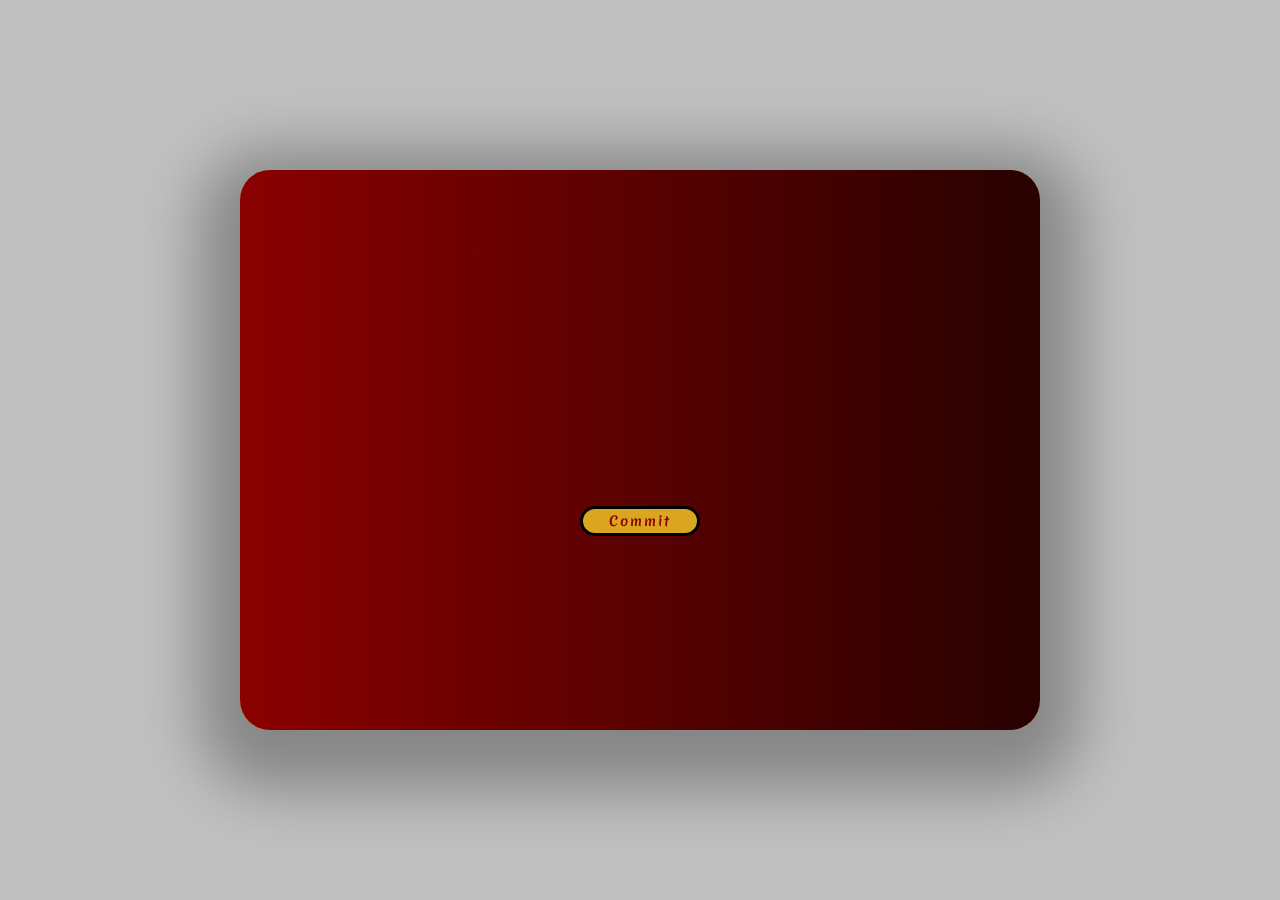
<file: 01 Sign Up/index.html>
<!DOCTYPE html>
<html lang="en">
<head>
    <meta charset="UTF-8">
    <meta http-equiv="X-UA-Compatible" content="IE=edge">
    <meta name="viewport" content="width=device-width, initial-scale=1.0">
    <link rel="stylesheet" href="https://cdnjs.cloudflare.com/ajax/libs/font-awesome/6.2.1/css/all.min.css">
    <link rel="stylesheet" href="style.css">
    <title>Sign Up</title>
</head>
<body>
    <div class="container">
        <div class="form-wrapper">
            <div class="banner">
                <h1>Let's Go...</h1>
                <p>Enter your details...</p>
            </div>
            <div class="dark-bg">
                <button type="button">Commit</button>
            </div>
            <form class="signup-form">
                <h1>Create Account</h1>
                <div class="social-media">
                    <i class="fab fa-github"></i>
                    <i class="fab fa-discord"></i>
                    <i class="fab fa-youtube"></i>
                </div>
                <p>...or use your email...</p>
                <div class="input-group">
                    <i class="fas fa-user"></i>
                    <input type="text" placeholder="Name">
                </div>
                <div class="input-group">
                    <i class="fas fa-envelope"></i>
                    <input type="email" placeholder="Email">
                </div>
                <div class="input-group">
                    <i class="fas fa-lock"></i>
                    <input type="password" placeholder="Password">
                </div>
                <button type="button">Sign Up</button>
            </form>
        </div>
    </div>

    <script src="script.js"></script>
</body>
</html>
</file>
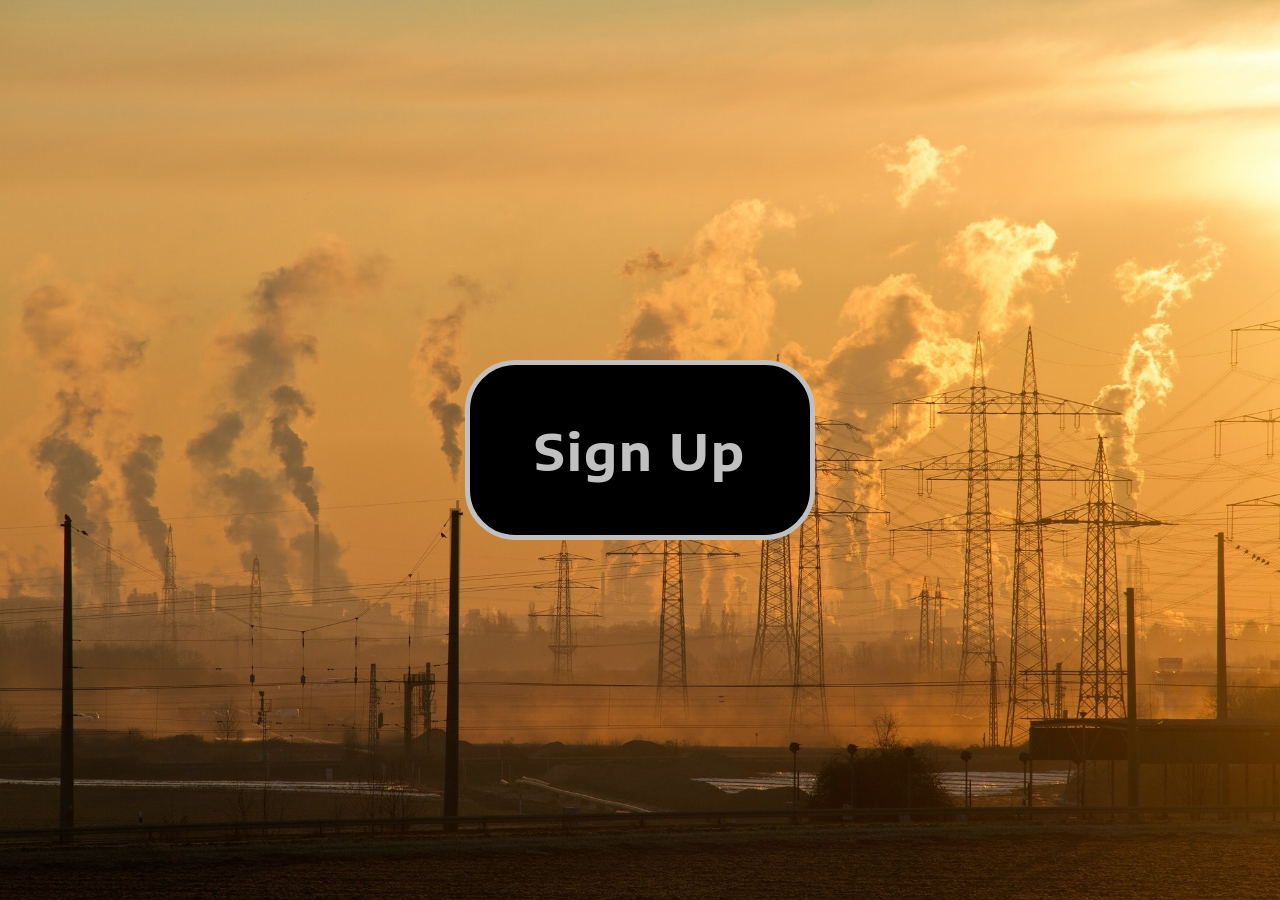
<file: 10 Ripple Button/index.html>
<!DOCTYPE html>
<html lang="en">
<head>
    <meta charset="UTF-8">
    <meta http-equiv="X-UA-Compatible" content="IE=edge">
    <meta name="viewport" content="width=device-width, initial-scale=1.0">
    <link rel="stylesheet" href="https://cdnjs.cloudflare.com/ajax/libs/font-awesome/6.2.1/css/all.min.css">
    <link rel="stylesheet" href="style.css">
    <title>Ripple Button</title>
</head>
<body>
    <div class="container">
        <a href="#" class="btn">
            <span>Sign Up</span>
        </a>
    </div>

    <script src="script.js"></script>
</body>
</html>
</file>
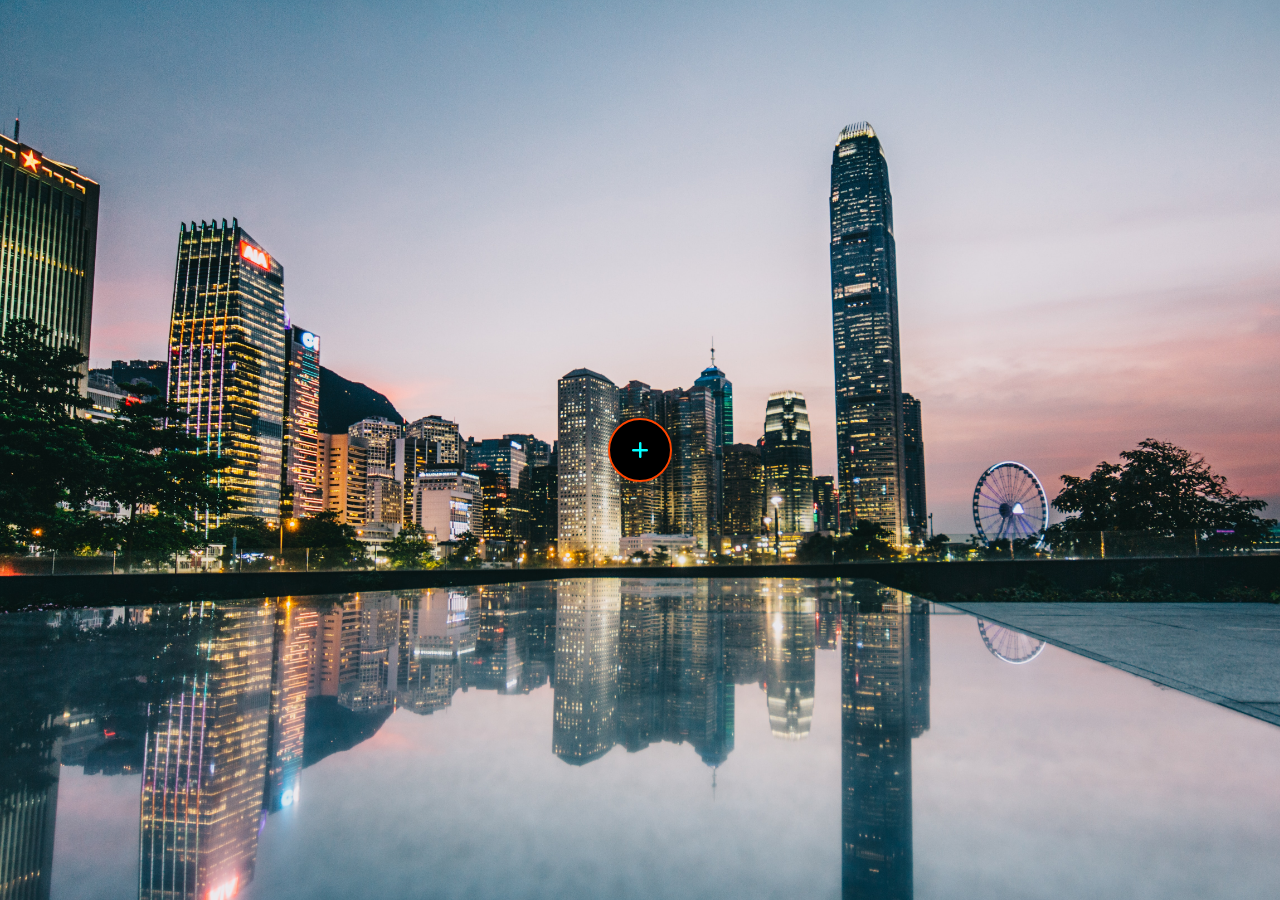
<file: 13 Rounded Navbar/index.html>
<!DOCTYPE html>
<html lang="en">
<head>
    <meta charset="UTF-8">
    <meta http-equiv="X-UA-Compatible" content="IE=edge">
    <meta name="viewport" content="width=device-width, initial-scale=1.0">
    <link rel="stylesheet" href="https://cdnjs.cloudflare.com/ajax/libs/font-awesome/6.2.1/css/all.min.css">
    <link rel="stylesheet" href="style.css">
    <title>Rounded NavBar</title>
</head>
<body>
    <div class="navbar-wrapper">
        <div class="navbar">
            <a href="#" class="navbar-link"><i class="fas fa-home"></i></a>
            <a href="#" class="navbar-link"><i class="fas fa-city"></i></a>
            <a href="#" class="navbar-link"><i class="fas fa-user-graduate"></i></a>
            <a href="#" class="navbar-link"><i class="fas fa-building-columns"></i></a>
            <a href="#" class="navbar-link"><i class="fas fa-hotel"></i></a>
            <a href="#" class="navbar-link"><i class="fas fa-store"></i></a>
        </div>
        <div class="navbar-btn">
            <i class="fas fa-plus"></i>
        </div>
    </div>
    
    

    <script src="script.js"></script>
</body>
</html>
</file>
<file: 01 Sign Up/style.css>
@import url('https://fonts.googleapis.com/css2?family=Big+Shoulders+Display&family=Caveat&family=Dosis&family=Fontdiner+Swanky&family=IBM+Plex+Sans&family=Merienda&family=Nosifer&family=Rubik+Maze&family=Shantell+Sans&family=Signika+Negative&family=Six+Caps&family=Stick+No+Bills&display=swap');
@import url('https://fonts.googleapis.com/css2?family=Contrail+One&family=Ewert&family=Faster+One&family=Fredericka+the+Great&family=Inspiration&family=Nabla&family=Petit+Formal+Script&family=Sancreek&family=Smokum&family=Stint+Ultra+Condensed&display=swap');

* { 
    margin: 0;
    padding: 0;
    box-sizing: border-box;
    outline: none;
    font-family: 'Merienda', sans-serif;
}

html {
    font-size: 62.5%;
    background-color: silver
}

.container {
    width: 100%;
    height: 100vh;
    display: flex;
    justify-content: center;
    align-items: center;
}

.form-wrapper {
    width: 80rem;
    height: 56rem;
    background-color: goldenrod;
    border-radius: 3rem;
    box-shadow: 0 2rem 6rem 4rem rgba(0, 0, 0, 0.3);
    position: relative;
    overflow: hidden;
}

.banner {
    position: absolute;
    top: 25%;
    left: -21.892rem;
    text-align: center;
    color: goldenrod;
    width: 21.892rem;
    z-index: 100;
    transition: left 0.8s;
}

.container.change .banner {
    left: 5rem;
}

.banner h1 {
    font-size: 3rem;
    margin-bottom: 3rem;
}

.banner p {
    font-size: 2rem;
}

.dark-bg {
    width: 100%;
    height: 100%;
    background: linear-gradient(to right, darkred, rgb(40, 1, 1));
    position: absolute;
    top: 0;
    left: 0;
    z-index: 50;
    transition: width 1.5s cubic-bezier(0.19, 1, 0.22, 1);
}

.container.change .dark-bg {
    width: 40%;
}

.dark-bg button {
    position: absolute;
    top: 60%;
    left: 50%;
    transform: translateX(-50%);
    width: 12rem;
    height: 3rem;
    background-color: goldenrod;
    border: 3px solid black;
    border-radius: 25px;
    letter-spacing: 2px;
    color: darkred;
    font-weight: bolder;
    cursor: pointer;
}

.signup-form {
    width: 47.5rem;
    height: 100%;
    position: absolute;
    top: 0;
    left: 0;
    display: flex;
    flex-direction: column;
    justify-content: space-around;
    align-items: center;
    padding: 10rem 0;
    transition: 1.5s cubic-bezier(0.19, 1, 0.22, 1);
}

.container.change .signup-form {
    left: 32rem;
}

.signup-form h1 {
    font-size: 2.5rem;
    color: darkred;
}

.social-media {
    display: flex;
}

.social-media i {
    width: 4rem;
    height: 4rem;
    border: 1.5px solid black;
    border-radius: 50%;
    background-color: darkred;
    color: darkgoldenrod;
    display: flex;
    justify-content: center;
    align-items: center;
    margin: 1.2rem;
    font-size: 2.5rem;
}

.signup-form p {
    font-size: 1.4rem;
    color: darkred;
    margin-bottom: 1.2rem;
}

.input-group {
    position: relative;
}

.input-group input {
    width: 28rem;
    height: 3.5rem;
    padding: 1rem 1rem 1rem 2.6rem;
    background-color: darkred;
    color: yellow;
    border: 0;
    border-radius: 15px;
}

.input-group i {
    position: absolute;
    top: 50%;
    left: 1rem;
    transform: translateY(-50%);
    font-size: 1rem;
    color: black;
}

::placeholder {
    color: yellow;
    opacity: 0.5;
}

.signup-form button {
        width: 12rem;
        height: 3rem;
        background-color: darkred;
        border: 3px solid black;
        border-radius: 25px;
        letter-spacing: 2px;
        color: goldenrod;
        font-weight: bolder;
        margin-top: 2rem;
        cursor: pointer;
}

.signup-form button:active {
    transform: scaleY(0.95);
}
</file>
<file: 10 Ripple Button/style.css>
@import url('https://fonts.googleapis.com/css2?family=Cagliostro&family=Eagle+Lake&family=Encode+Sans+Semi+Expanded:wght@300;400;500;600;700&family=KoHo:wght@300;400;500;600;700&family=Kodchasan:wght@300;400;500;600;700&family=Margarine&family=McLaren&family=Nova+Flat&family=Square+Peg&display=swap');


* { 
    margin: 0;
    padding: 0;
    box-sizing: border-box;
    text-decoration: none;
    font-family: 'Encode Sans Semi Expanded', sans-serif;
}

html {
    font-size: 62.5%;
}

.container {
    width: 100%;
    height: 100vh;
    background: url('./pexels-pixabay-221012.jpg') no-repeat center center/cover;
    display: flex;
    justify-content: center;
    align-items: center;
}

.btn {
    position: absolute;
    width: 35rem;
    height: 18rem;
    background-color: black;
    border-radius: 50px;
    border: 0.5rem solid silver;
    display: flex;
    justify-content: center;
    align-items: center;
    overflow: hidden;
}

.btn span {
    position: relative;
    color: silver;
    font-size: 5rem;
    font-weight: bolder;
    letter-spacing: 2px;
}

.ripple {
    position: absolute;
    width: 0;
    height: 0;
    background-color: #480404;
    border-radius: 50px;
    transform: translate(-50%, -50%);
    animation: rippleAnim 0.5s forwards;
}

@keyframes rippleAnim {
    0% {
        width: 0;
        height: 0;
    }
    100% {
        width: 210%;
        height: 210%;
    }
}
</file>
<file: 13 Rounded Navbar/style.css>
@import url('https://fonts.googleapis.com/css2?family=Akronim&family=Architects+Daughter&family=Bangers&family=Black+Ops+One&family=Bruno+Ace+SC&family=Bungee+Spice&family=Cabin+Sketch&family=Caveat&family=Creepster&family=Dancing+Script&family=East+Sea+Dokdo&family=Eater&family=Ewert&family=Fredericka+the+Great&family=Great+Vibes&family=Henny+Penny&family=Homemade+Apple&family=Instrument+Serif&family=Italianno&family=Jacques+Francois+Shadow&family=Kristi&family=Libre+Barcode+39+Text&family=Liu+Jian+Mao+Cao&family=Londrina+Outline&family=Love+Ya+Like+A+Sister&family=Loved+by+the+King&family=MedievalSharp&family=Monoton&family=Monsieur+La+Doulaise&family=Mountains+of+Christmas&family=Nabla&family=Nanum+Gothic&family=Nunito+Sans&family=Orbitron&family=Pirata+One&family=Press+Start+2P&family=Rajdhani&family=Rampart+One&family=Rubik+80s+Fade&family=Rubik+Burned&family=Rubik+Iso&family=Rubik+Maze&family=Rubik+Microbe&family=Rubik+Moonrocks&family=Rubik+Pixels&family=Rubik+Puddles&family=Rubik+Storm&family=Rubik+Vinyl&family=Rye&family=Sacramento&family=Satisfy&family=Shadows+Into+Light&family=Slackey&family=Tilt+Prism&family=UnifrakturMaguntia&family=Yanone+Kaffeesatz&display=swap');

* { 
    margin: 0;
    padding: 0;
}

html { 
    font-size: 62.5%;
}

.navbar-wrapper {
    background: url('./chi-lok-tsang-bYDsGLMBTPs-unsplash.jpg') no-repeat center center/cover;
    width: 100%;
    height: 100vh;
    display: flex;
    justify-content: center;
    align-items: center;
    overflow: hidden;
}

.navbar {
    width: 20rem;
    height: 20rem;
    background-color: orangered;
    position: relative;
    display: flex;
    justify-content: center;
    align-items: center;
    border-radius: 50%;
    border: 2px solid black;
    transform: scale(0) rotate(-180deg);
    transition: transform 0.5s;
}

.change .navbar {
    transform: scale(1) rotate(0);
}

.navbar-link {
    position: absolute;
}
.navbar-link i {
    font-size: 2.5rem;
    color: aqua;
    transition: color 0.3s;
}

.navbar-link:hover i {
    color: blue;
}

.navbar-link:nth-child(1) {
    top: 2rem;
}

.navbar-link:nth-child(2) {
    top: 6rem;
    right: 2rem;
}

.navbar-link:nth-child(3) {
    bottom: 6rem;
    right: 2rem;
}

.navbar-link:nth-child(4) {
    bottom: 2rem;
}

.navbar-link:nth-child(5) {
    bottom: 6rem;
    left: 2rem;
}

.navbar-link:nth-child(6) {
    top: 6rem;
    left: 2rem;
}

.navbar-btn {
    position: absolute;
    width: 6rem;
    height: 6rem;
    background-color: black;
    display: flex;
    justify-content: center;
    align-items: center;
    border-radius: 50%;
    border: 2px solid orangered;
    cursor: pointer;
}

.navbar-btn i {
    font-size: 2rem;
    color: aqua;
    transition: transform 0.5s;
}

.navbar-btn:hover i {
    color: blue;
}

.change .navbar-btn i {
    transform: rotate(45deg);
}
</file>
